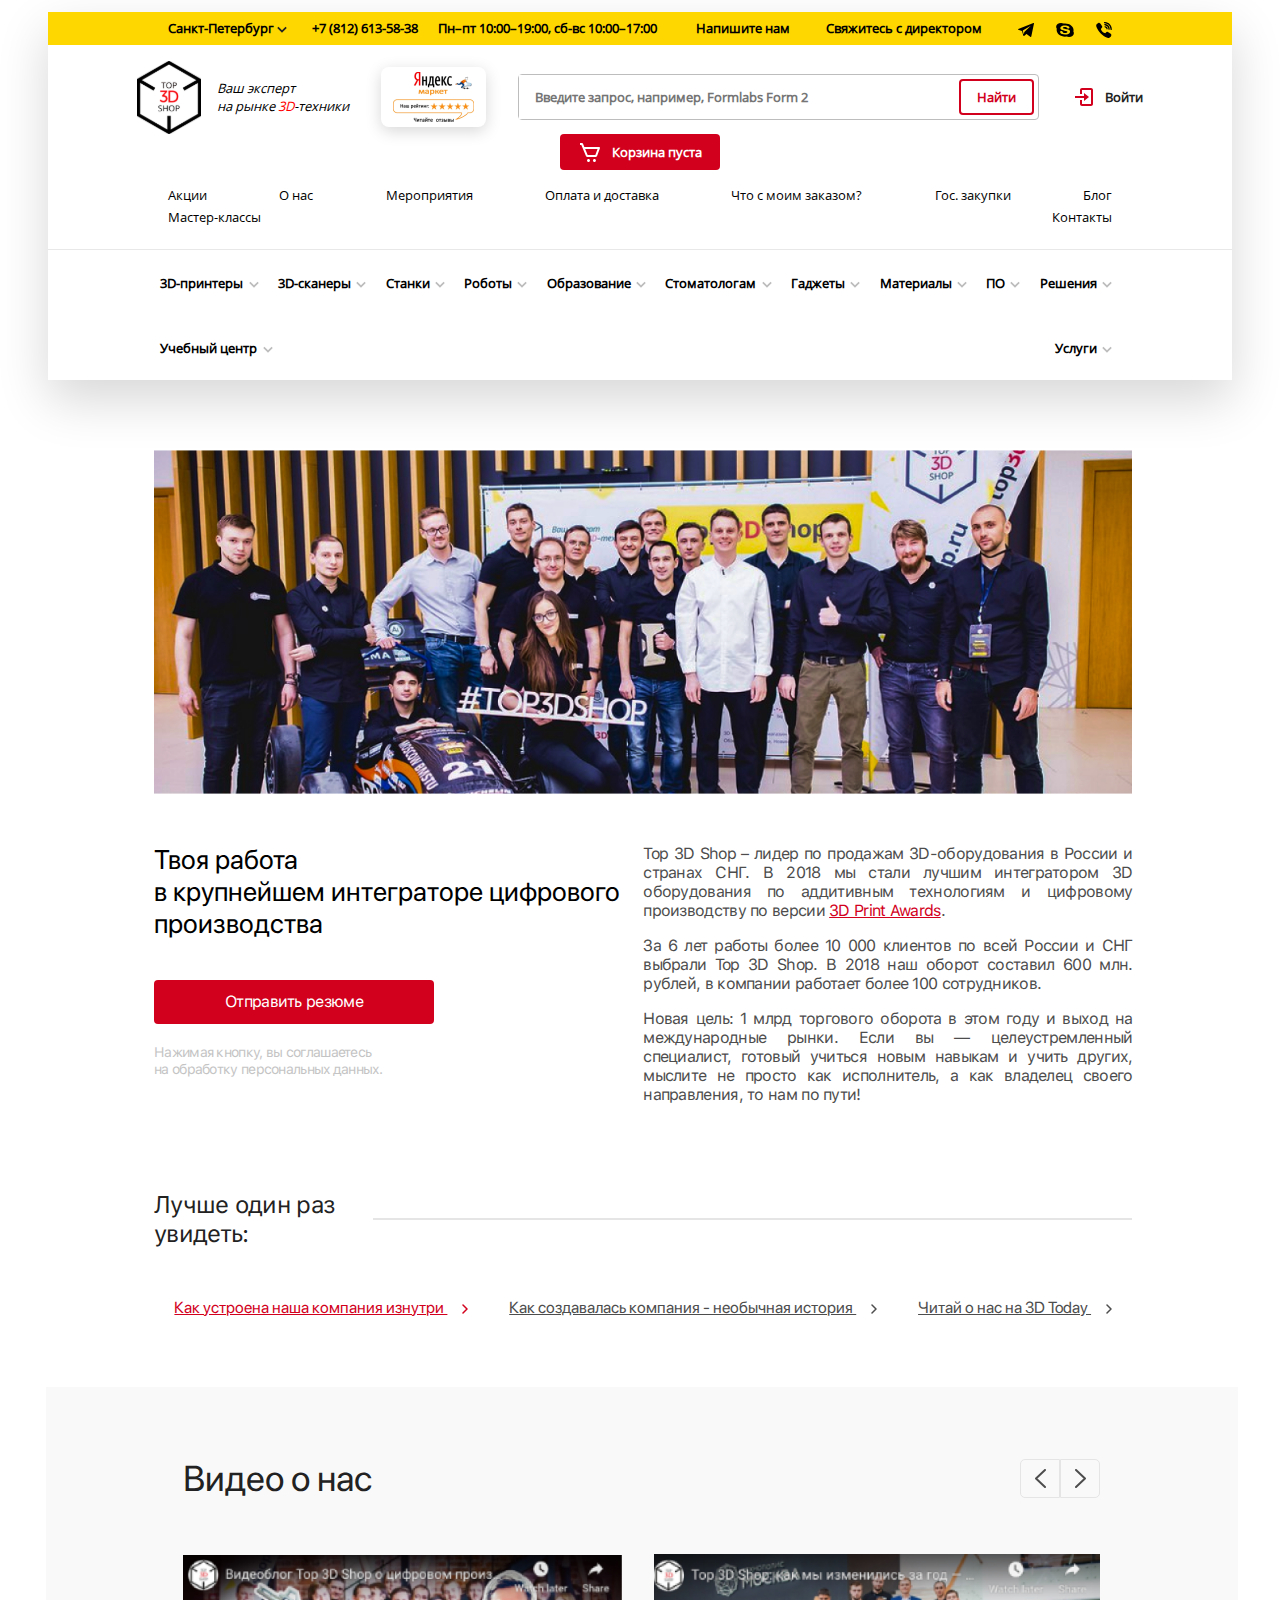
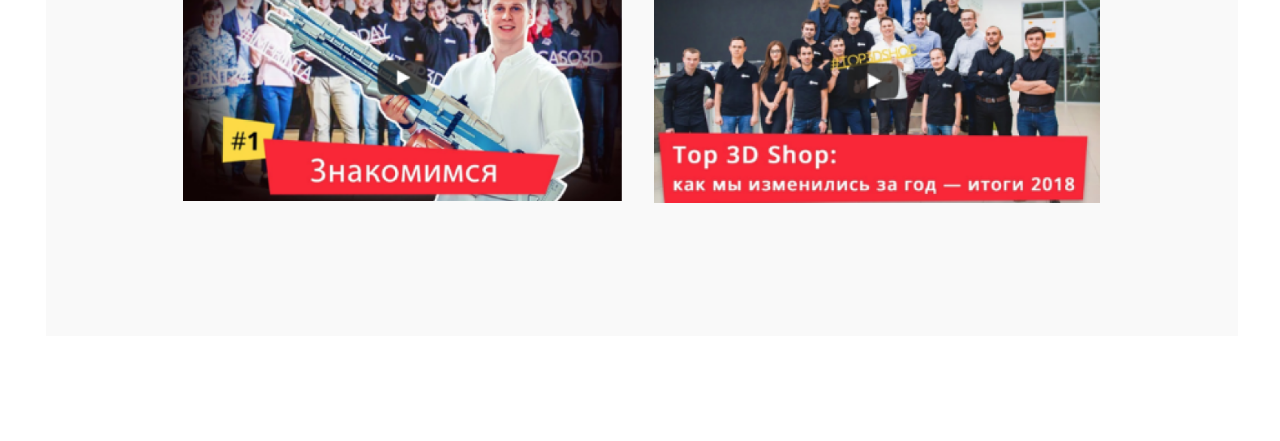
<file: index.html>
<!DOCTYPE html>
<html lang="ru">
<head>
    <meta charset="UTF-8">
    <meta name="viewport" content="width=device-width, initial-scale=1.0">
    <meta http-equiv="X-UA-Compatible" content="ie=edge">
    <title>top-3d-shop</title>
    <link rel="stylesheet" href="css/style.css">
</head>
<body>
    <div class="wrapper">
<header class="header">
    <div class="header__top flex">
        <div class="header__left flex">
            <div>
                <button class="header__down down">Санкт-Петербург <img src="/img/icons/arrow-down.svg" alt="arrow-down"></button>
                <ul class="header__cities cities">
                    <li>Город 1</li>
                    <li>Город 2</li>
                    <li>Город 3</li>
                </ul>
            </div>
            <div>
                <a href="tel:78126135838">+7 (812) 613-58-38</a>
            </div>
            <div>
                <span>Пн–пт 10:00–19:00,</span>
                <span>сб-вс 10:00–17:00</span>
            </div>
        </div>
        <div class="header__right flex">
            <div>
                <a href="#">Напишите нам</a>
            </div>
            <div>
                <a href="#">Свяжитесь с директором</a>
            </div>
            <div class="header__social">
                <a href="#">
                    <img src="/img/socials/telegram.svg" alt="telegram">
                </a>
                <a href="#">
                    <img src="/img/socials/skype.svg" alt="skype">
                </a>
                <a href="#">
                    <img src="/img/socials/call.svg" alt="call">
                </a>
            </div>
        </div>
    </div>
    <div class="header__body">
        <div class="header__main flex">
            <div class="header__logo flex">
                <a href="/">
                    <img src="/img/logo.svg" alt="logo">
                </a>
                <p>Ваш эксперт <br>на рынке <span>3D</span>-техники</p>
            </div>
            <div class="header__yandex">
                <img src="/img/yandex.png" alt="yandex">
            </div>
            <div class="header__search">
                <form>
                    <input type="text" name="q" placeholder="Введите запрос, например, Formlabs Form 2"> 
                    <button type="submit">Найти</button>
                </form>
            </div>
            <div class="header__auth">
                <button class="flex"><img src="/img/icons/exit.svg" alt="exit"> Войти</button>
            </div>
            <div class="header__cart">
                <button class="flex"><img src="/img/icons/cart.svg" alt="cart"> Корзина пуста</button>
            </div>
        </div>
        <div class="header__menu">
            <ul class="flex">
                <li><a href="#">Акции</a></li>
                <li><a href="#">О нас</a></li>
                <li><a href="#">Мероприятия</a></li>
                <li><a href="#">Оплата и доставка</a></li>
                <li><a href="#">Что с моим заказом?</a></li>
                <li><a href="#">Гос. закупки</a></li>
                <li><a href="#">Блог</a></li>
                <li><a href="#">Мастер-классы</a></li>
                <li><a href="#">Контакты</a></li>
            </ul>
        </div>
        <button type="button" class="btn-burger">
            <span></span>
            <span></span>
            <span></span>
        </button>
        <div class="mobile">
            <div><a href="#">Акции</a></div>
            <div><a href="#">О нас</a></div>
            <div><a href="#">Мероприятия</a></div>
            <div><a href="#">Оплата и доставка</a></div>
            <div><a href="#">Что с моим заказом?</a></div>
            <div><a href="#">Гос. закупки</a></div>
            <div><a href="#">Блог</a></div>
            <div><a href="#">Мастер-классы</a></div>
            <div><a href="#">Контакты</a></div>
        </div>
    </div>
    <div class="header__bottom">
        <ul class="flex">
            <li><a href="#">3D-принтеры</a></li>
            <li><a href="#">3D-сканеры</a></li>
            <li><a href="#">Станки</a></li>
            <li><a href="#">Роботы</a></li>
            <li><a href="#">Образование</a></li>
            <li><a href="#">Стоматологам</a></li>
            <li><a href="#">Гаджеты</a></li>
            <li><a href="#">Материалы</a></li>
            <li><a href="#">ПО</a></li>
            <li><a href="#">Решения</a></li>
            <li><a href="#">Учебный центр</a></li>
            <li><a href="#">Услуги</a></li>
        </ul>
    </div>
</header><div class="main flex">
	<div class="main__img">
    	<img src="/img/main.png" alt="main">
    </div>
    <div class="main__body">
        <div class="main__column">
        	<h1>Твоя работа <br>в крупнейшем интеграторе цифрового производства</h1>
        	<button class="flex">Отправить резюме</button>
        	<span>Нажимая кнопку, вы соглашаетесь на обработку персональных данных.</span>
        </div>
        <div class="main__column">
        	<p>Top 3D Shop – лидер по продажам 3D-оборудования в России и странах СНГ. В 2018 мы стали лучшим интегратором 3D оборудования по аддитивным технологиям и цифровому производству по версии <a href="#">3D Print Awards</a>.</p>
        	<p>За 6 лет работы более 10 000 клиентов по всей России и СНГ выбрали Top 3D Shop. В 2018 наш оборот составил 600 млн. рублей, в компании работает более 100 сотрудников.</p>
        	<p>Новая цель: 1 млрд торгового оборота в этом году и выход на международные рынки. Если вы — целеустремленный специалист, готовый учиться новым навыкам и учить других, мыслите не просто как исполнитель, а как владелец своего направления, то нам по пути!</p>
        </div>
    </div>
    <div class="main__bottom">
    	<div class="main__title">
    		<h2>Лучше один раз увидеть:</h2><hr>
    	</div>
    	<div class="main__links">
    		<a href="#">Как устроена наша компания изнутри <img src="/img/icons/Vector4.svg" alt="Vector"></a>
    		<a href="#">Как создавалась компания - необычная история <img src="/img/icons/Vector3.svg" alt="Vector"></a>
    		<a href="#">Читай о нас на 3D Today <img src="/img/icons/Vector3.svg" alt="Vector"></a>
    	</div>
    </div>
</div><footer class="footer">
	<div class="footer__body">
		<div class="footer__title">
			<h3>Видео о нас</h3>
			<div class="footer__btn">
				<button>
					<img src="/img/icons/left.svg" alt="left">
				</button>
				<button>
					<img src="/img/icons/right.svg" alt="right">
				</button>
			</div>
		</div>
		<div class="footer__images">
			<div class="footer__img">
				<img src="/img/movie1.png" alt="movie">
			</div>
			<div class="footer__img">
				<img src="/img/movie2.png" alt="movie">
			</div>
	    </div>
    </div>
</footer>    </div>
    <script src="/js/main.js"></script>
</body>
</html>
</file>
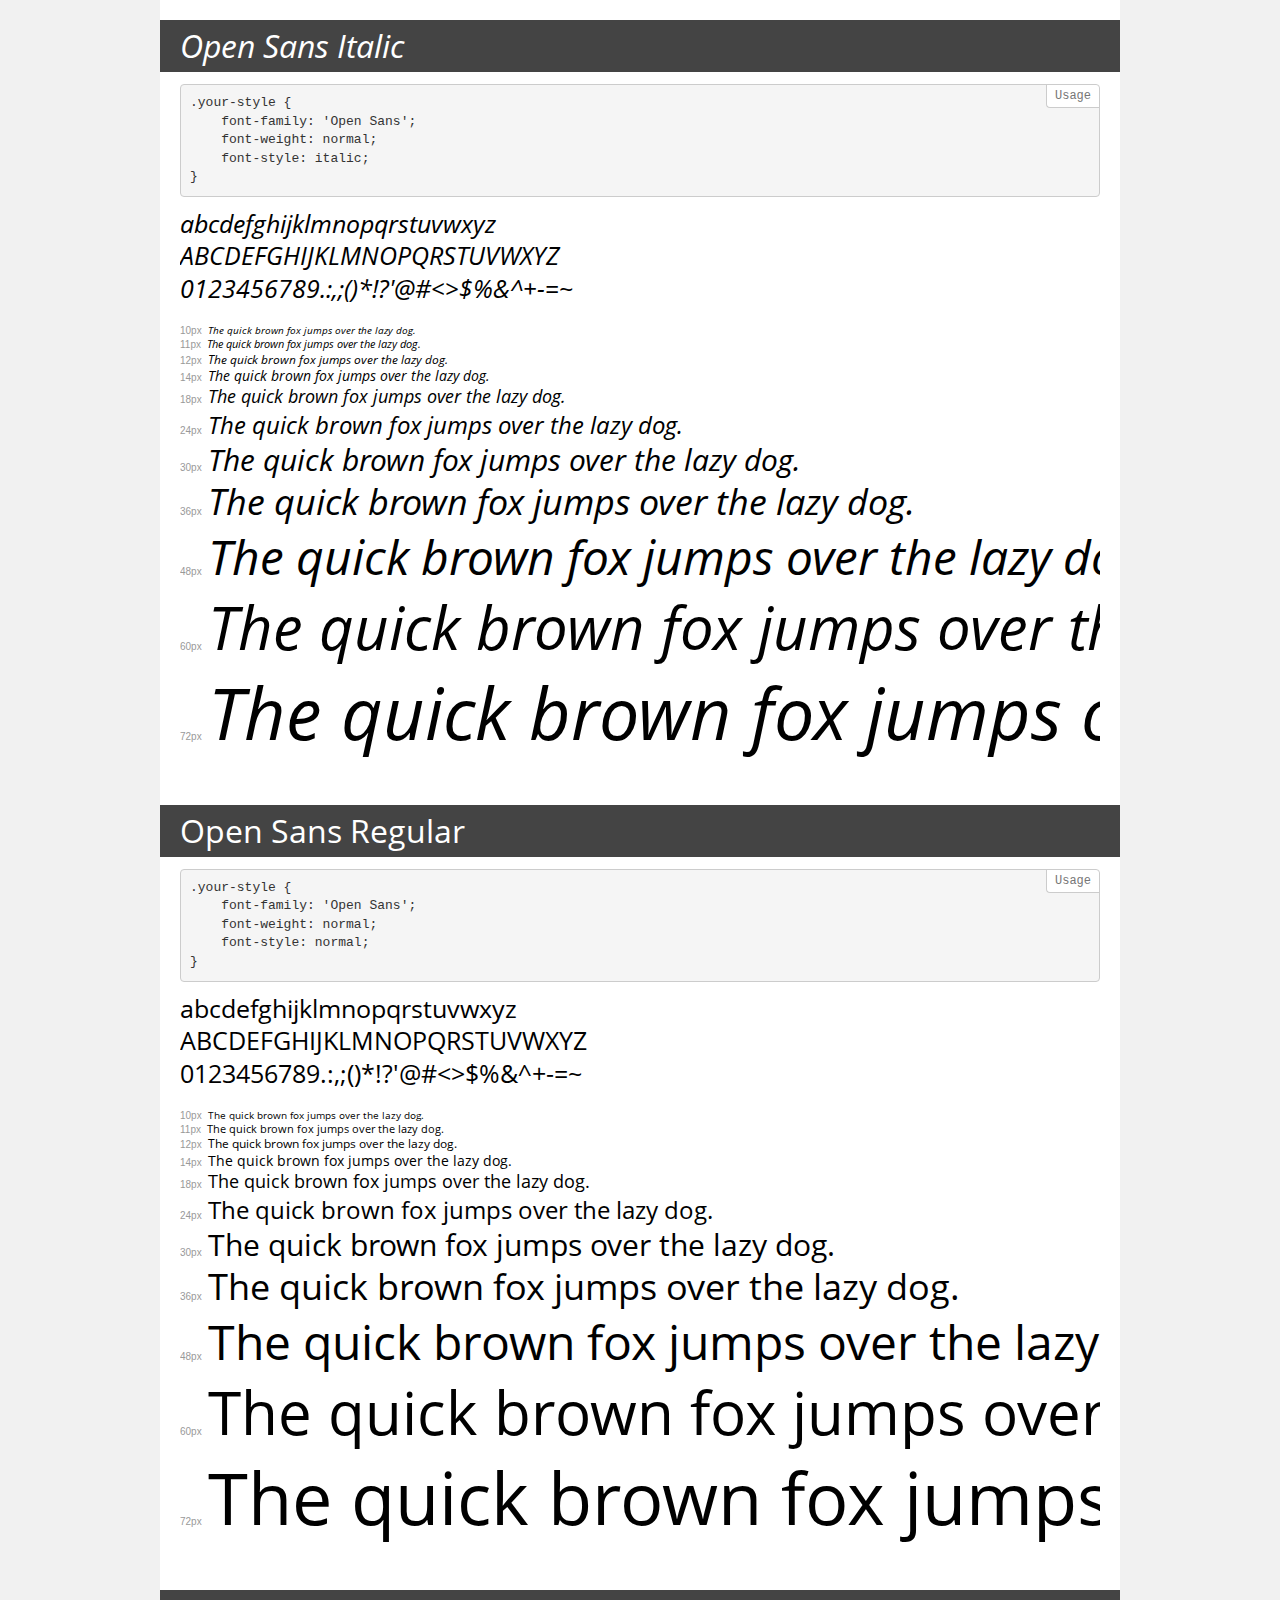
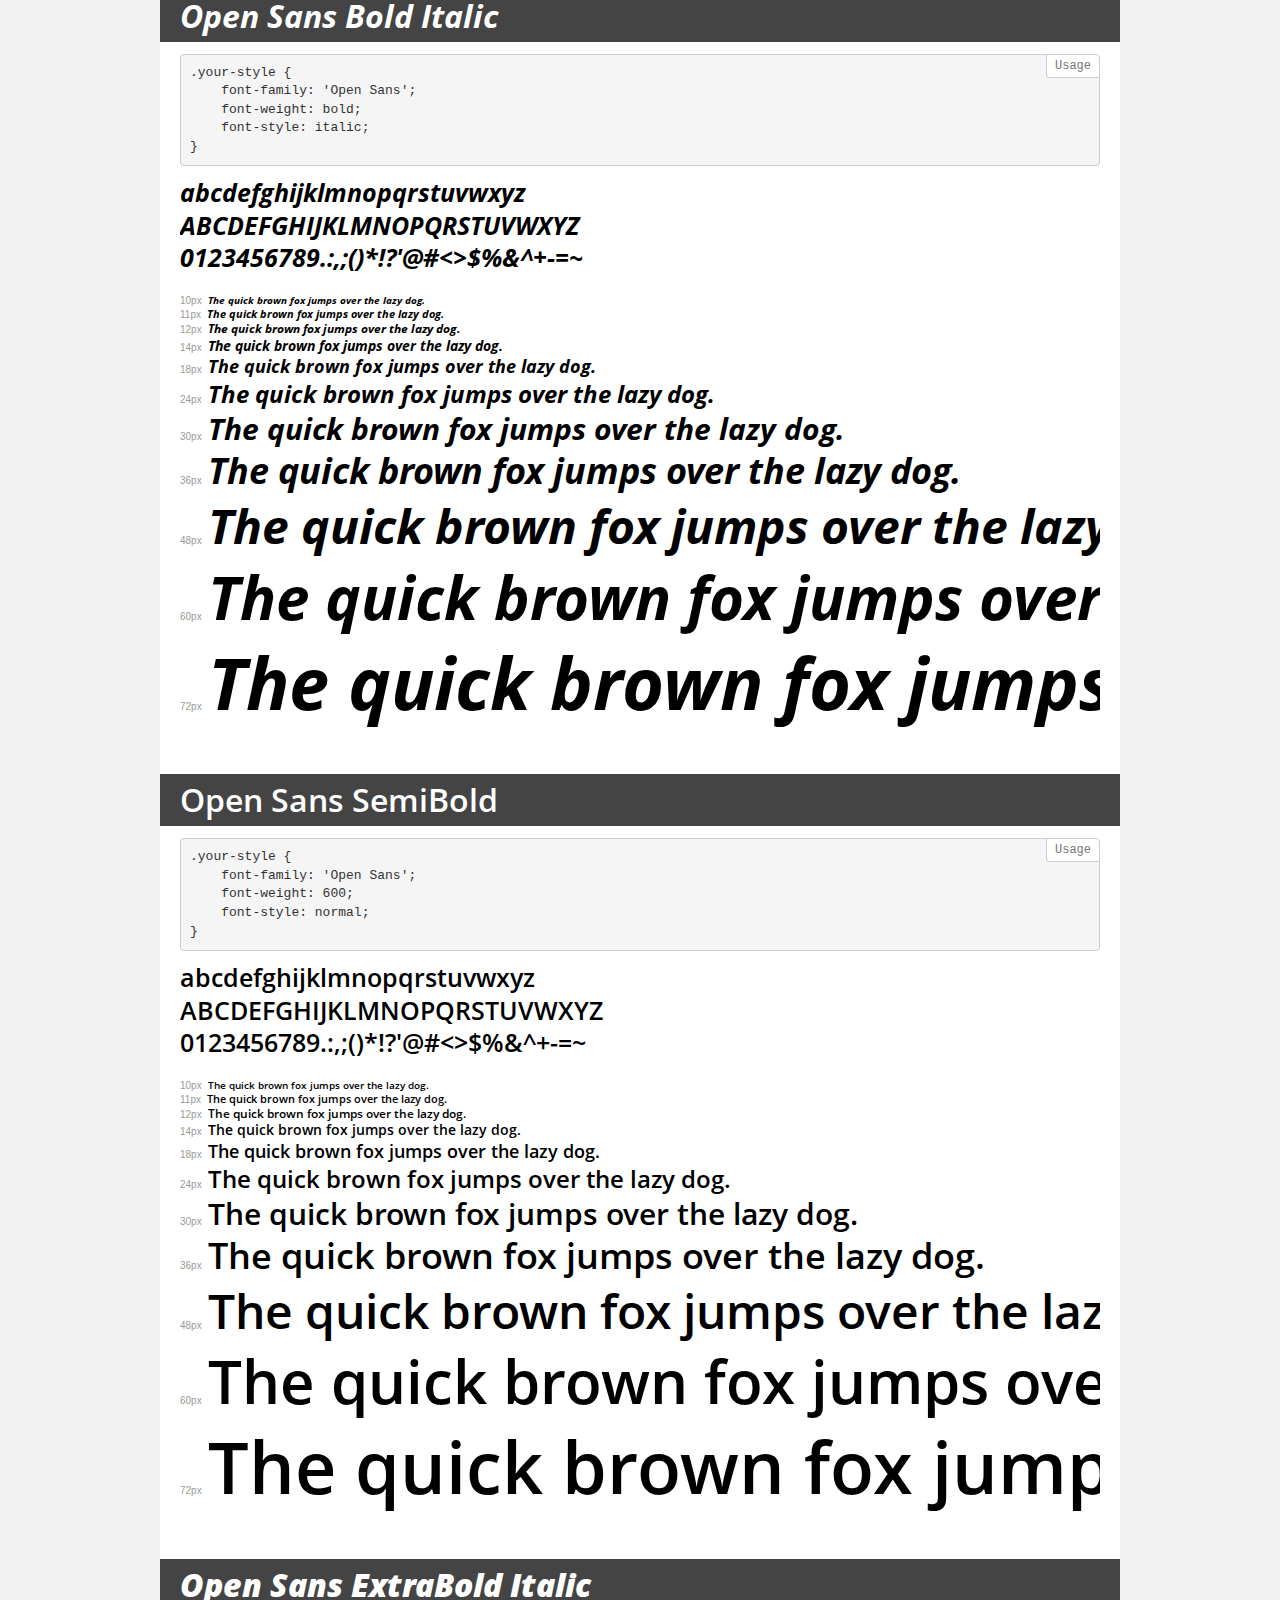
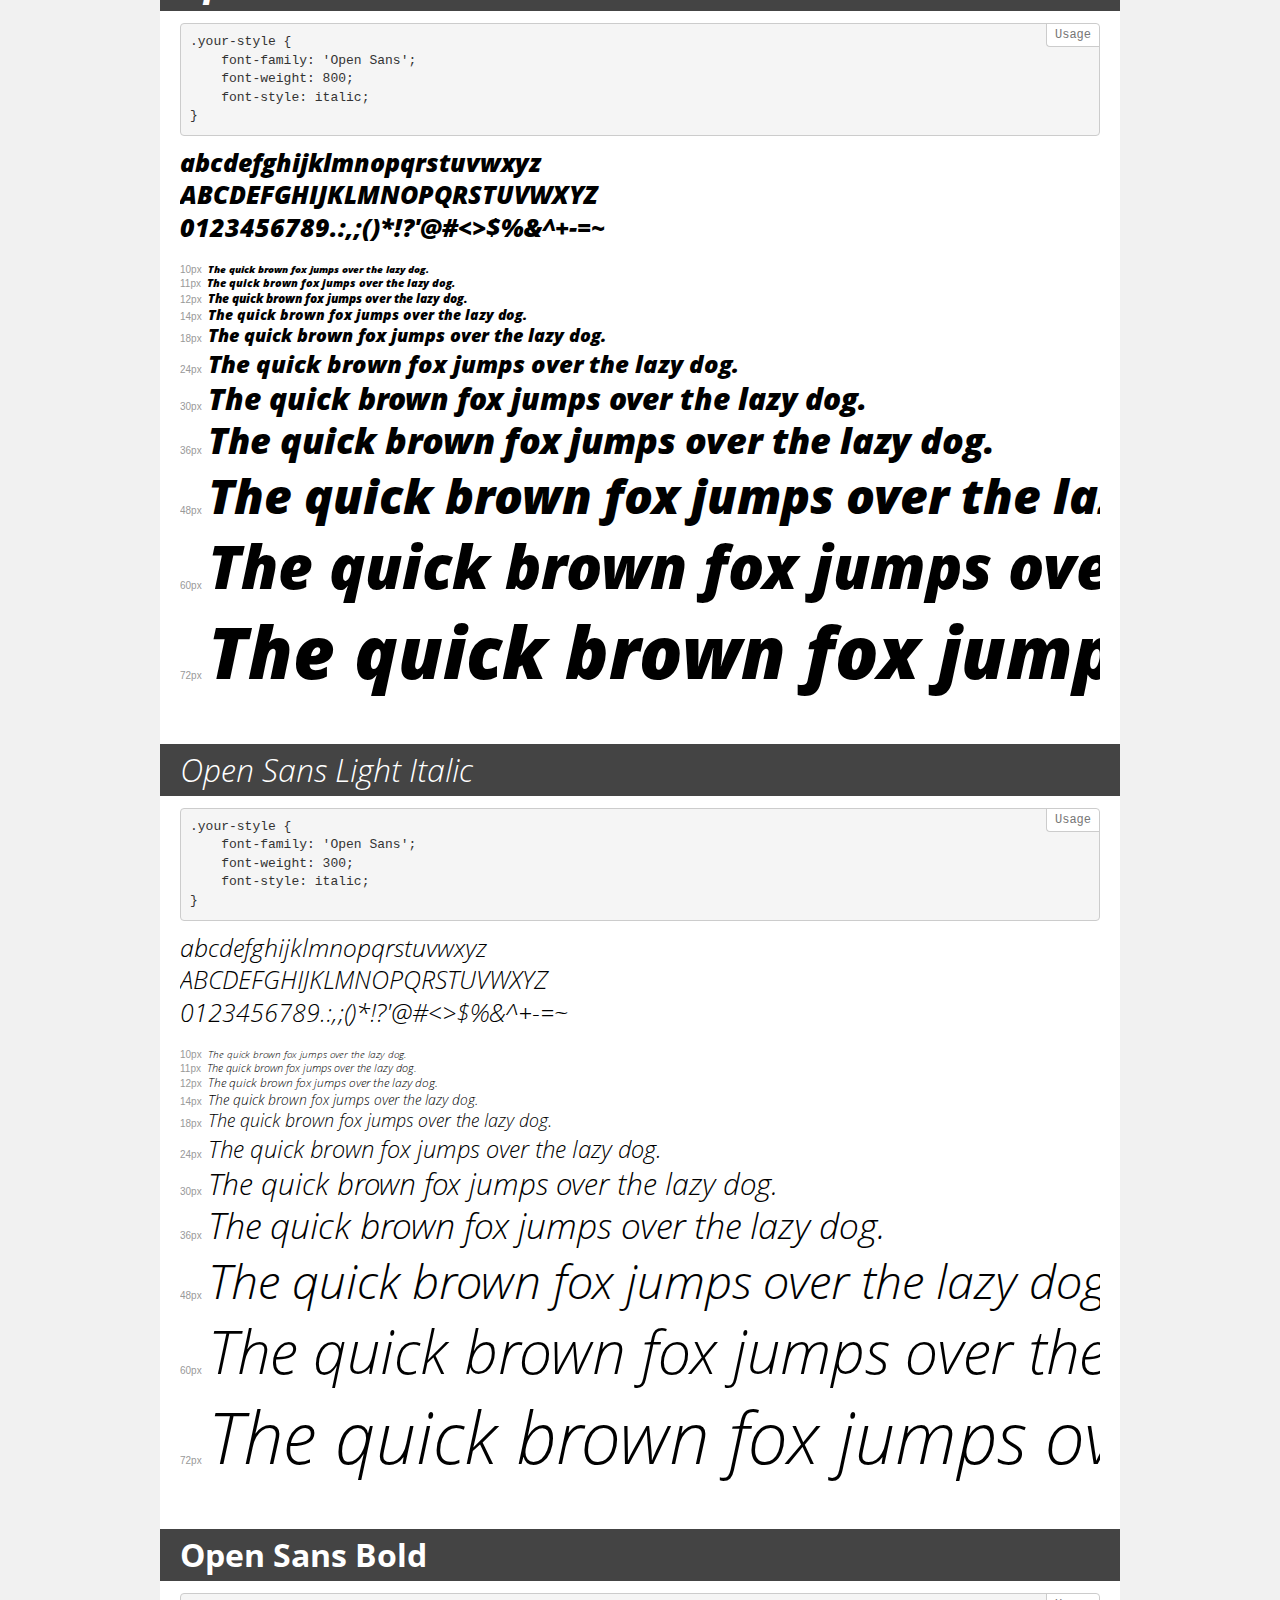
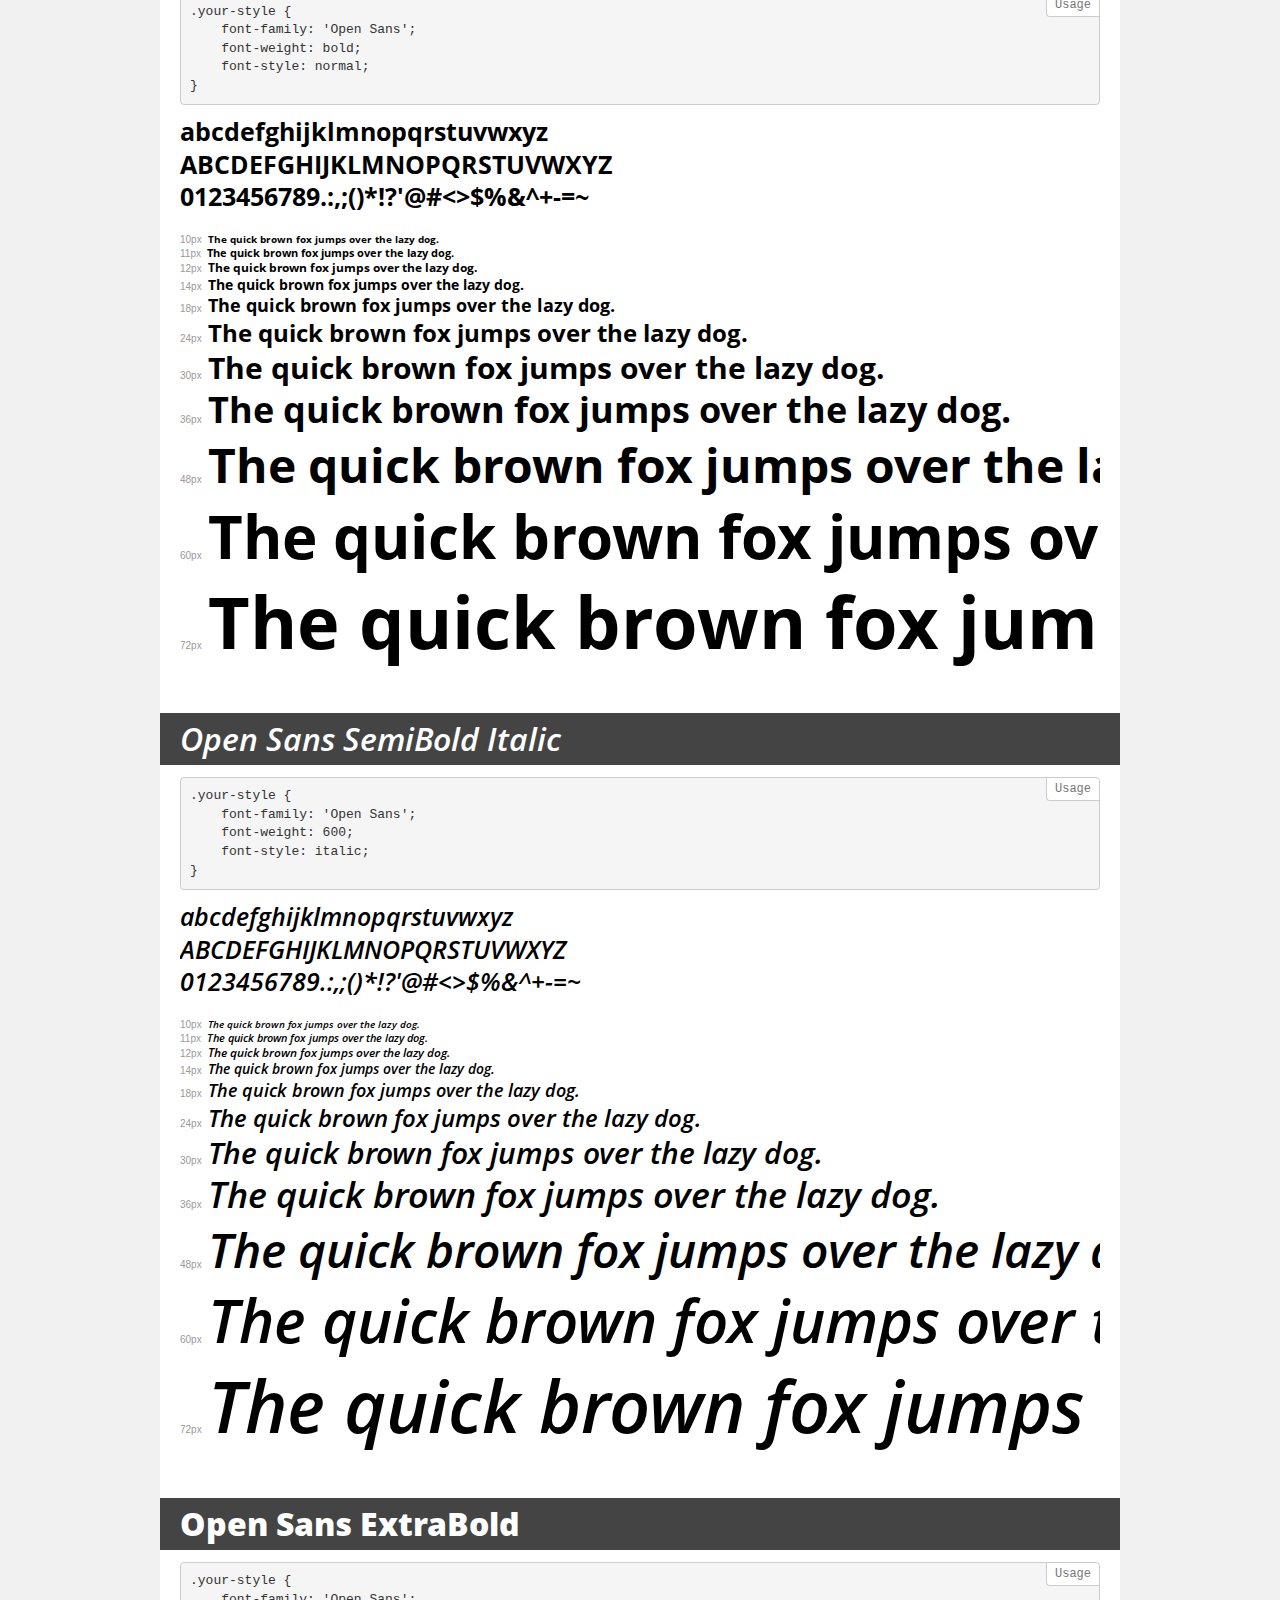
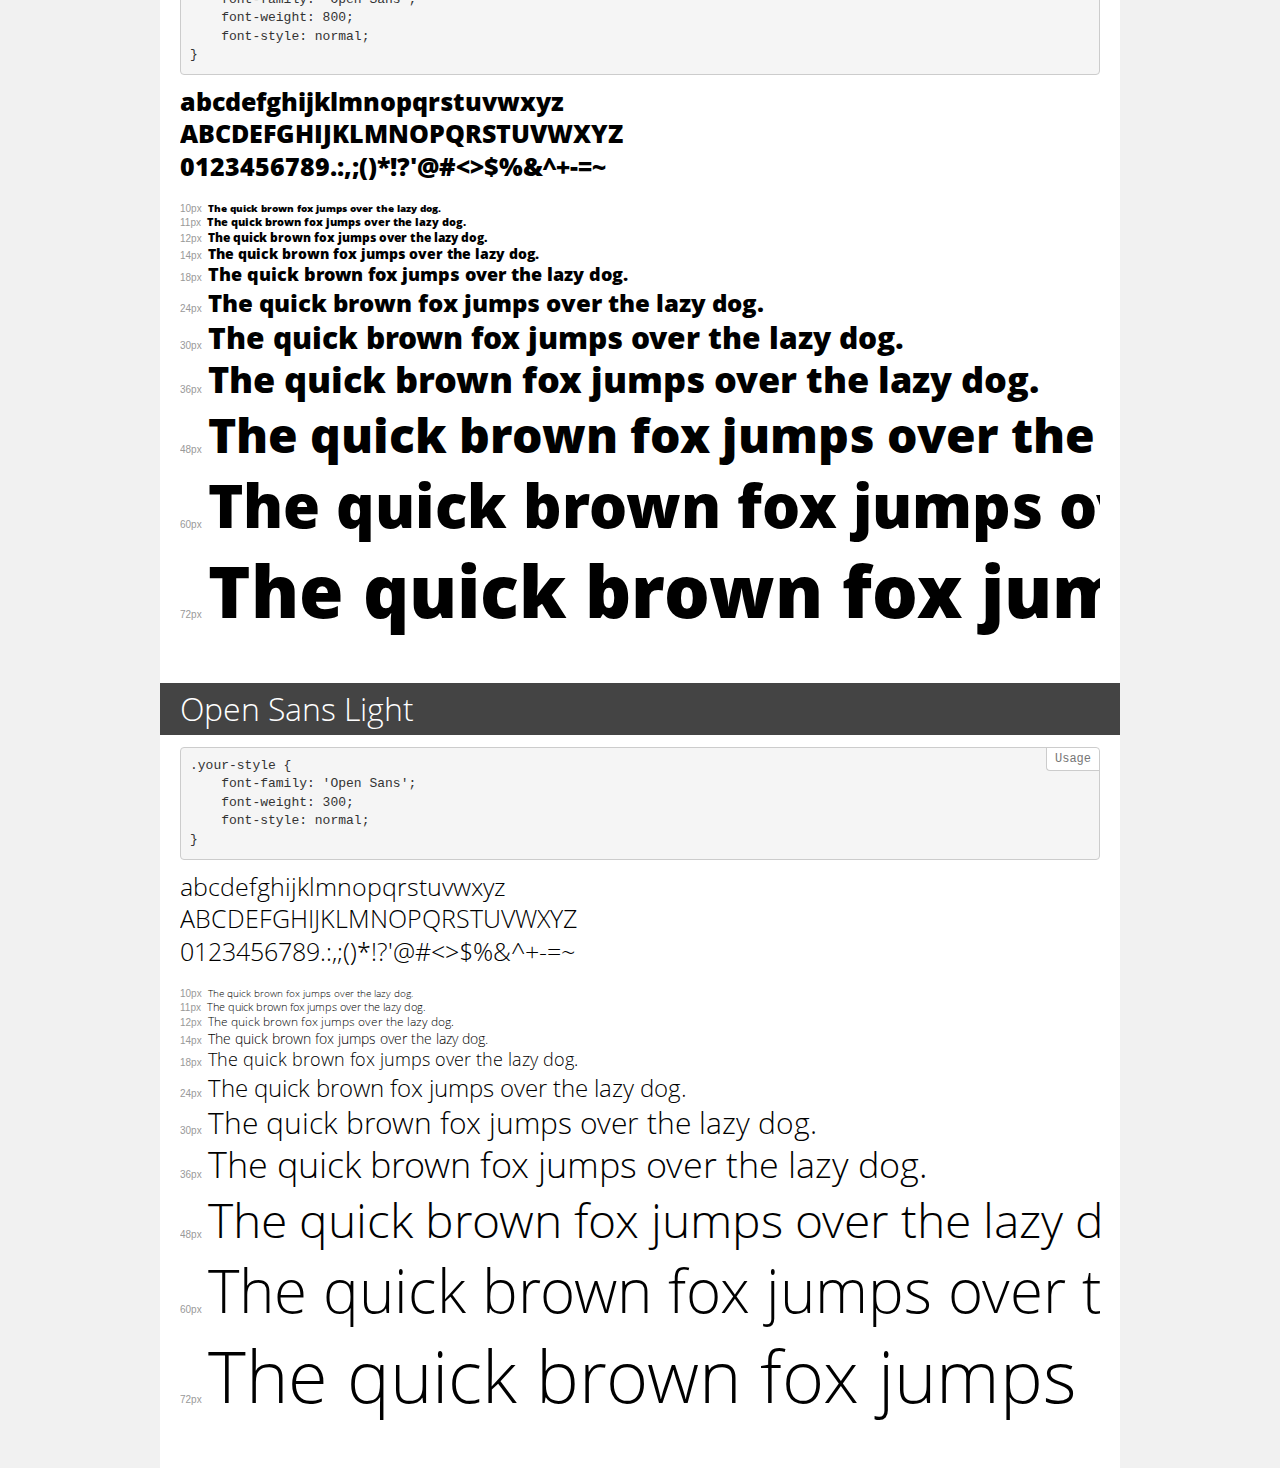
<file: fonts/OpenSans/demo.html>
<!DOCTYPE html>
<html>
<head>
    <meta charset="utf-8">
    <meta http-equiv="X-UA-Compatible" content="IE=edge">
    <meta name="viewport" content="width=device-width, initial-scale=1">
    <meta name="robots" content="noindex, noarchive">
    <meta name="format-detection" content="telephone=no">
    <title>Transfonter demo</title>
    <link href="stylesheet.css" rel="stylesheet">
    <style>
        /*
        http://meyerweb.com/eric/tools/css/reset/
        v2.0 | 20110126
        License: none (public domain)
        */
        html, body, div, span, applet, object, iframe,
        h1, h2, h3, h4, h5, h6, p, blockquote, pre,
        a, abbr, acronym, address, big, cite, code,
        del, dfn, em, img, ins, kbd, q, s, samp,
        small, strike, strong, sub, sup, tt, var,
        b, u, i, center,
        dl, dt, dd, ol, ul, li,
        fieldset, form, label, legend,
        table, caption, tbody, tfoot, thead, tr, th, td,
        article, aside, canvas, details, embed,
        figure, figcaption, footer, header, hgroup,
        menu, nav, output, ruby, section, summary,
        time, mark, audio, video {
            margin: 0;
            padding: 0;
            border: 0;
            font-size: 100%;
            font: inherit;
            vertical-align: baseline;
        }
        /* HTML5 display-role reset for older browsers */
        article, aside, details, figcaption, figure,
        footer, header, hgroup, menu, nav, section {
            display: block;
        }
        body {
            line-height: 1;
        }
        ol, ul {
            list-style: none;
        }
        blockquote, q {
            quotes: none;
        }
        blockquote:before, blockquote:after,
        q:before, q:after {
            content: '';
            content: none;
        }
        table {
            border-collapse: collapse;
            border-spacing: 0;
        }
        /* common styles */
        body {
            background: #f1f1f1;
            color: #000;
        }
        .page {
            background: #fff;
            width: 920px;
            margin: 0 auto;
            padding: 20px 20px 0 20px;
            overflow: hidden;
        }
        .font-container {
            overflow-x: auto;
            overflow-y: hidden;
            margin-bottom: 40px;
            line-height: 1.3;
            white-space: nowrap;
            padding-bottom: 5px;
        }
        h1 {
            position: relative;
            background: #444;
            font-size: 32px;
            color: #fff;
            padding: 10px 20px;
            margin: 0 -20px 12px -20px;
        }
        .letters {
            font-size: 25px;
            margin-bottom: 20px;
        }
        .s10:before {
            content: '10px';
        }
        .s11:before {
            content: '11px';
        }
        .s12:before {
            content: '12px';
        }
        .s14:before {
            content: '14px';
        }
        .s18:before {
            content: '18px';
        }
        .s24:before {
            content: '24px';
        }
        .s30:before {
            content: '30px';
        }
        .s36:before {
            content: '36px';
        }
        .s48:before {
            content: '48px';
        }
        .s60:before {
            content: '60px';
        }
        .s72:before {
            content: '72px';
        }
        .s10:before, .s11:before, .s12:before, .s14:before,
        .s18:before, .s24:before, .s30:before, .s36:before,
        .s48:before, .s60:before, .s72:before {
            font-family: Arial, sans-serif;
            font-size: 10px;
            font-weight: normal;
            font-style: normal;
            color: #999;
            padding-right: 6px;
        }
        pre {
            display: block;
            position: relative;
            padding: 9px;
            margin: 0 0 10px;
            font-family: Monaco, Menlo, Consolas, "Courier New", monospace !important;
            font-size: 13px;
            line-height: 1.428571429;
            color: #333;
            font-weight: normal !important;
            font-style: normal !important;
            background-color: #f5f5f5;
            border: 1px solid #ccc;
            overflow-x: auto;
            border-radius: 4px;
        }
        pre:after {
            display: block;
            position: absolute;
            right: 0;
            top: 0;
            content: 'Usage';
            line-height: 1;
            padding: 5px 8px;
            font-size: 12px;
            color: #767676;
            background-color: #fff;
            border: 1px solid #ccc;
            border-right: none;
            border-top: none;
            border-radius: 0 4px 0 4px;
            z-index: 10;
        }
        /* responsive */
        @media (max-width: 959px) {
            .page {
                width: auto;
                margin: 0;
            }
        }
    </style>
</head>
<body>
<div class="page">
    <div class="demo" style="font-family: 'Open Sans'; font-weight: normal; font-style: italic;">
        <h1>Open Sans Italic</h1>
        <pre>.your-style {
    font-family: 'Open Sans';
    font-weight: normal;
    font-style: italic;
}</pre>
        <div class="font-container">
            <p class="letters">
                abcdefghijklmnopqrstuvwxyz<br>
ABCDEFGHIJKLMNOPQRSTUVWXYZ<br>
                0123456789.:,;()*!?'@#<>$%&^+-=~
            </p>
            <p class="s10" style="font-size: 10px;">The quick brown fox jumps over the lazy dog.</p>
            <p class="s11" style="font-size: 11px;">The quick brown fox jumps over the lazy dog.</p>
            <p class="s12" style="font-size: 12px;">The quick brown fox jumps over the lazy dog.</p>
            <p class="s14" style="font-size: 14px;">The quick brown fox jumps over the lazy dog.</p>
            <p class="s18" style="font-size: 18px;">The quick brown fox jumps over the lazy dog.</p>
            <p class="s24" style="font-size: 24px;">The quick brown fox jumps over the lazy dog.</p>
            <p class="s30" style="font-size: 30px;">The quick brown fox jumps over the lazy dog.</p>
            <p class="s36" style="font-size: 36px;">The quick brown fox jumps over the lazy dog.</p>
            <p class="s48" style="font-size: 48px;">The quick brown fox jumps over the lazy dog.</p>
            <p class="s60" style="font-size: 60px;">The quick brown fox jumps over the lazy dog.</p>
            <p class="s72" style="font-size: 72px;">The quick brown fox jumps over the lazy dog.</p>
        </div>
    </div>
    <div class="demo" style="font-family: 'Open Sans'; font-weight: normal; font-style: normal;">
        <h1>Open Sans Regular</h1>
        <pre>.your-style {
    font-family: 'Open Sans';
    font-weight: normal;
    font-style: normal;
}</pre>
        <div class="font-container">
            <p class="letters">
                abcdefghijklmnopqrstuvwxyz<br>
ABCDEFGHIJKLMNOPQRSTUVWXYZ<br>
                0123456789.:,;()*!?'@#<>$%&^+-=~
            </p>
            <p class="s10" style="font-size: 10px;">The quick brown fox jumps over the lazy dog.</p>
            <p class="s11" style="font-size: 11px;">The quick brown fox jumps over the lazy dog.</p>
            <p class="s12" style="font-size: 12px;">The quick brown fox jumps over the lazy dog.</p>
            <p class="s14" style="font-size: 14px;">The quick brown fox jumps over the lazy dog.</p>
            <p class="s18" style="font-size: 18px;">The quick brown fox jumps over the lazy dog.</p>
            <p class="s24" style="font-size: 24px;">The quick brown fox jumps over the lazy dog.</p>
            <p class="s30" style="font-size: 30px;">The quick brown fox jumps over the lazy dog.</p>
            <p class="s36" style="font-size: 36px;">The quick brown fox jumps over the lazy dog.</p>
            <p class="s48" style="font-size: 48px;">The quick brown fox jumps over the lazy dog.</p>
            <p class="s60" style="font-size: 60px;">The quick brown fox jumps over the lazy dog.</p>
            <p class="s72" style="font-size: 72px;">The quick brown fox jumps over the lazy dog.</p>
        </div>
    </div>
    <div class="demo" style="font-family: 'Open Sans'; font-weight: bold; font-style: italic;">
        <h1>Open Sans Bold Italic</h1>
        <pre>.your-style {
    font-family: 'Open Sans';
    font-weight: bold;
    font-style: italic;
}</pre>
        <div class="font-container">
            <p class="letters">
                abcdefghijklmnopqrstuvwxyz<br>
ABCDEFGHIJKLMNOPQRSTUVWXYZ<br>
                0123456789.:,;()*!?'@#<>$%&^+-=~
            </p>
            <p class="s10" style="font-size: 10px;">The quick brown fox jumps over the lazy dog.</p>
            <p class="s11" style="font-size: 11px;">The quick brown fox jumps over the lazy dog.</p>
            <p class="s12" style="font-size: 12px;">The quick brown fox jumps over the lazy dog.</p>
            <p class="s14" style="font-size: 14px;">The quick brown fox jumps over the lazy dog.</p>
            <p class="s18" style="font-size: 18px;">The quick brown fox jumps over the lazy dog.</p>
            <p class="s24" style="font-size: 24px;">The quick brown fox jumps over the lazy dog.</p>
            <p class="s30" style="font-size: 30px;">The quick brown fox jumps over the lazy dog.</p>
            <p class="s36" style="font-size: 36px;">The quick brown fox jumps over the lazy dog.</p>
            <p class="s48" style="font-size: 48px;">The quick brown fox jumps over the lazy dog.</p>
            <p class="s60" style="font-size: 60px;">The quick brown fox jumps over the lazy dog.</p>
            <p class="s72" style="font-size: 72px;">The quick brown fox jumps over the lazy dog.</p>
        </div>
    </div>
    <div class="demo" style="font-family: 'Open Sans'; font-weight: 600; font-style: normal;">
        <h1>Open Sans SemiBold</h1>
        <pre>.your-style {
    font-family: 'Open Sans';
    font-weight: 600;
    font-style: normal;
}</pre>
        <div class="font-container">
            <p class="letters">
                abcdefghijklmnopqrstuvwxyz<br>
ABCDEFGHIJKLMNOPQRSTUVWXYZ<br>
                0123456789.:,;()*!?'@#<>$%&^+-=~
            </p>
            <p class="s10" style="font-size: 10px;">The quick brown fox jumps over the lazy dog.</p>
            <p class="s11" style="font-size: 11px;">The quick brown fox jumps over the lazy dog.</p>
            <p class="s12" style="font-size: 12px;">The quick brown fox jumps over the lazy dog.</p>
            <p class="s14" style="font-size: 14px;">The quick brown fox jumps over the lazy dog.</p>
            <p class="s18" style="font-size: 18px;">The quick brown fox jumps over the lazy dog.</p>
            <p class="s24" style="font-size: 24px;">The quick brown fox jumps over the lazy dog.</p>
            <p class="s30" style="font-size: 30px;">The quick brown fox jumps over the lazy dog.</p>
            <p class="s36" style="font-size: 36px;">The quick brown fox jumps over the lazy dog.</p>
            <p class="s48" style="font-size: 48px;">The quick brown fox jumps over the lazy dog.</p>
            <p class="s60" style="font-size: 60px;">The quick brown fox jumps over the lazy dog.</p>
            <p class="s72" style="font-size: 72px;">The quick brown fox jumps over the lazy dog.</p>
        </div>
    </div>
    <div class="demo" style="font-family: 'Open Sans'; font-weight: 800; font-style: italic;">
        <h1>Open Sans ExtraBold Italic</h1>
        <pre>.your-style {
    font-family: 'Open Sans';
    font-weight: 800;
    font-style: italic;
}</pre>
        <div class="font-container">
            <p class="letters">
                abcdefghijklmnopqrstuvwxyz<br>
ABCDEFGHIJKLMNOPQRSTUVWXYZ<br>
                0123456789.:,;()*!?'@#<>$%&^+-=~
            </p>
            <p class="s10" style="font-size: 10px;">The quick brown fox jumps over the lazy dog.</p>
            <p class="s11" style="font-size: 11px;">The quick brown fox jumps over the lazy dog.</p>
            <p class="s12" style="font-size: 12px;">The quick brown fox jumps over the lazy dog.</p>
            <p class="s14" style="font-size: 14px;">The quick brown fox jumps over the lazy dog.</p>
            <p class="s18" style="font-size: 18px;">The quick brown fox jumps over the lazy dog.</p>
            <p class="s24" style="font-size: 24px;">The quick brown fox jumps over the lazy dog.</p>
            <p class="s30" style="font-size: 30px;">The quick brown fox jumps over the lazy dog.</p>
            <p class="s36" style="font-size: 36px;">The quick brown fox jumps over the lazy dog.</p>
            <p class="s48" style="font-size: 48px;">The quick brown fox jumps over the lazy dog.</p>
            <p class="s60" style="font-size: 60px;">The quick brown fox jumps over the lazy dog.</p>
            <p class="s72" style="font-size: 72px;">The quick brown fox jumps over the lazy dog.</p>
        </div>
    </div>
    <div class="demo" style="font-family: 'Open Sans'; font-weight: 300; font-style: italic;">
        <h1>Open Sans Light Italic</h1>
        <pre>.your-style {
    font-family: 'Open Sans';
    font-weight: 300;
    font-style: italic;
}</pre>
        <div class="font-container">
            <p class="letters">
                abcdefghijklmnopqrstuvwxyz<br>
ABCDEFGHIJKLMNOPQRSTUVWXYZ<br>
                0123456789.:,;()*!?'@#<>$%&^+-=~
            </p>
            <p class="s10" style="font-size: 10px;">The quick brown fox jumps over the lazy dog.</p>
            <p class="s11" style="font-size: 11px;">The quick brown fox jumps over the lazy dog.</p>
            <p class="s12" style="font-size: 12px;">The quick brown fox jumps over the lazy dog.</p>
            <p class="s14" style="font-size: 14px;">The quick brown fox jumps over the lazy dog.</p>
            <p class="s18" style="font-size: 18px;">The quick brown fox jumps over the lazy dog.</p>
            <p class="s24" style="font-size: 24px;">The quick brown fox jumps over the lazy dog.</p>
            <p class="s30" style="font-size: 30px;">The quick brown fox jumps over the lazy dog.</p>
            <p class="s36" style="font-size: 36px;">The quick brown fox jumps over the lazy dog.</p>
            <p class="s48" style="font-size: 48px;">The quick brown fox jumps over the lazy dog.</p>
            <p class="s60" style="font-size: 60px;">The quick brown fox jumps over the lazy dog.</p>
            <p class="s72" style="font-size: 72px;">The quick brown fox jumps over the lazy dog.</p>
        </div>
    </div>
    <div class="demo" style="font-family: 'Open Sans'; font-weight: bold; font-style: normal;">
        <h1>Open Sans Bold</h1>
        <pre>.your-style {
    font-family: 'Open Sans';
    font-weight: bold;
    font-style: normal;
}</pre>
        <div class="font-container">
            <p class="letters">
                abcdefghijklmnopqrstuvwxyz<br>
ABCDEFGHIJKLMNOPQRSTUVWXYZ<br>
                0123456789.:,;()*!?'@#<>$%&^+-=~
            </p>
            <p class="s10" style="font-size: 10px;">The quick brown fox jumps over the lazy dog.</p>
            <p class="s11" style="font-size: 11px;">The quick brown fox jumps over the lazy dog.</p>
            <p class="s12" style="font-size: 12px;">The quick brown fox jumps over the lazy dog.</p>
            <p class="s14" style="font-size: 14px;">The quick brown fox jumps over the lazy dog.</p>
            <p class="s18" style="font-size: 18px;">The quick brown fox jumps over the lazy dog.</p>
            <p class="s24" style="font-size: 24px;">The quick brown fox jumps over the lazy dog.</p>
            <p class="s30" style="font-size: 30px;">The quick brown fox jumps over the lazy dog.</p>
            <p class="s36" style="font-size: 36px;">The quick brown fox jumps over the lazy dog.</p>
            <p class="s48" style="font-size: 48px;">The quick brown fox jumps over the lazy dog.</p>
            <p class="s60" style="font-size: 60px;">The quick brown fox jumps over the lazy dog.</p>
            <p class="s72" style="font-size: 72px;">The quick brown fox jumps over the lazy dog.</p>
        </div>
    </div>
    <div class="demo" style="font-family: 'Open Sans'; font-weight: 600; font-style: italic;">
        <h1>Open Sans SemiBold Italic</h1>
        <pre>.your-style {
    font-family: 'Open Sans';
    font-weight: 600;
    font-style: italic;
}</pre>
        <div class="font-container">
            <p class="letters">
                abcdefghijklmnopqrstuvwxyz<br>
ABCDEFGHIJKLMNOPQRSTUVWXYZ<br>
                0123456789.:,;()*!?'@#<>$%&^+-=~
            </p>
            <p class="s10" style="font-size: 10px;">The quick brown fox jumps over the lazy dog.</p>
            <p class="s11" style="font-size: 11px;">The quick brown fox jumps over the lazy dog.</p>
            <p class="s12" style="font-size: 12px;">The quick brown fox jumps over the lazy dog.</p>
            <p class="s14" style="font-size: 14px;">The quick brown fox jumps over the lazy dog.</p>
            <p class="s18" style="font-size: 18px;">The quick brown fox jumps over the lazy dog.</p>
            <p class="s24" style="font-size: 24px;">The quick brown fox jumps over the lazy dog.</p>
            <p class="s30" style="font-size: 30px;">The quick brown fox jumps over the lazy dog.</p>
            <p class="s36" style="font-size: 36px;">The quick brown fox jumps over the lazy dog.</p>
            <p class="s48" style="font-size: 48px;">The quick brown fox jumps over the lazy dog.</p>
            <p class="s60" style="font-size: 60px;">The quick brown fox jumps over the lazy dog.</p>
            <p class="s72" style="font-size: 72px;">The quick brown fox jumps over the lazy dog.</p>
        </div>
    </div>
    <div class="demo" style="font-family: 'Open Sans'; font-weight: 800; font-style: normal;">
        <h1>Open Sans ExtraBold</h1>
        <pre>.your-style {
    font-family: 'Open Sans';
    font-weight: 800;
    font-style: normal;
}</pre>
        <div class="font-container">
            <p class="letters">
                abcdefghijklmnopqrstuvwxyz<br>
ABCDEFGHIJKLMNOPQRSTUVWXYZ<br>
                0123456789.:,;()*!?'@#<>$%&^+-=~
            </p>
            <p class="s10" style="font-size: 10px;">The quick brown fox jumps over the lazy dog.</p>
            <p class="s11" style="font-size: 11px;">The quick brown fox jumps over the lazy dog.</p>
            <p class="s12" style="font-size: 12px;">The quick brown fox jumps over the lazy dog.</p>
            <p class="s14" style="font-size: 14px;">The quick brown fox jumps over the lazy dog.</p>
            <p class="s18" style="font-size: 18px;">The quick brown fox jumps over the lazy dog.</p>
            <p class="s24" style="font-size: 24px;">The quick brown fox jumps over the lazy dog.</p>
            <p class="s30" style="font-size: 30px;">The quick brown fox jumps over the lazy dog.</p>
            <p class="s36" style="font-size: 36px;">The quick brown fox jumps over the lazy dog.</p>
            <p class="s48" style="font-size: 48px;">The quick brown fox jumps over the lazy dog.</p>
            <p class="s60" style="font-size: 60px;">The quick brown fox jumps over the lazy dog.</p>
            <p class="s72" style="font-size: 72px;">The quick brown fox jumps over the lazy dog.</p>
        </div>
    </div>
    <div class="demo" style="font-family: 'Open Sans'; font-weight: 300; font-style: normal;">
        <h1>Open Sans Light</h1>
        <pre>.your-style {
    font-family: 'Open Sans';
    font-weight: 300;
    font-style: normal;
}</pre>
        <div class="font-container">
            <p class="letters">
                abcdefghijklmnopqrstuvwxyz<br>
ABCDEFGHIJKLMNOPQRSTUVWXYZ<br>
                0123456789.:,;()*!?'@#<>$%&^+-=~
            </p>
            <p class="s10" style="font-size: 10px;">The quick brown fox jumps over the lazy dog.</p>
            <p class="s11" style="font-size: 11px;">The quick brown fox jumps over the lazy dog.</p>
            <p class="s12" style="font-size: 12px;">The quick brown fox jumps over the lazy dog.</p>
            <p class="s14" style="font-size: 14px;">The quick brown fox jumps over the lazy dog.</p>
            <p class="s18" style="font-size: 18px;">The quick brown fox jumps over the lazy dog.</p>
            <p class="s24" style="font-size: 24px;">The quick brown fox jumps over the lazy dog.</p>
            <p class="s30" style="font-size: 30px;">The quick brown fox jumps over the lazy dog.</p>
            <p class="s36" style="font-size: 36px;">The quick brown fox jumps over the lazy dog.</p>
            <p class="s48" style="font-size: 48px;">The quick brown fox jumps over the lazy dog.</p>
            <p class="s60" style="font-size: 60px;">The quick brown fox jumps over the lazy dog.</p>
            <p class="s72" style="font-size: 72px;">The quick brown fox jumps over the lazy dog.</p>
        </div>
    </div>
</div>
</body>
</html>
</file>
<file: css/style.css>
@charset "UTF-8";
/*Обнуление*/
* {
  padding: 0;
  margin: 0;
  border: 0;
}

*, *:before, *:after {
  -webkit-box-sizing: border-box;
  box-sizing: border-box;
}

:focus, :active {
  outline: none;
}

a:focus, a:active {
  outline: none;
}

nav, footer, header, aside {
  display: block;
}

html, body {
  height: 100%;
  width: 100%;
  font-size: 100%;
  -ms-text-size-adjust: 100%;
  -moz-text-size-adjust: 100%;
  -webkit-text-size-adjust: 100%;
}

input, button, textarea {
  font-family: inherit;
}

input::-ms-clear {
  display: none;
}

button {
  cursor: pointer;
}

button::-moz-focus-inner {
  padding: 0;
  border: 0;
}

a, a:visited {
  text-decoration: none;
}

a:hover {
  text-decoration: none;
}

ul li {
  list-style: none;
}

img {
  vertical-align: middle;
}

h1, h2, h3, h4, h5, h6 {
  font-size: inherit;
}

/*--------------------*/
.header {
  -webkit-box-shadow: 0 20px 48px rgba(0, 0, 0, 0.16);
          box-shadow: 0 20px 48px rgba(0, 0, 0, 0.16);
  margin: 12px 48px 0 48px;
  font-family: "OpenSans";
}
.header a {
  color: #000000;
}
.header a:hover, .header a:focus {
  color: #777;
  -webkit-transition: all ease-out 0.15s;
  -o-transition: all ease-out 0.15s;
  transition: all ease-out 0.15s;
}
.header__body {
  color: #000000;
}
.header__top {
  -webkit-box-pack: justify !important;
      -ms-flex-pack: justify !important;
          justify-content: space-between !important;
  width: 100%;
  max-width: 1440px;
  height: auto;
  background: #FED600;
  font-style: normal;
  font-weight: 600;
  font-size: 13px;
  line-height: 18px;
  padding: 0 120px;
}
.header__top button {
  background: none;
  font-weight: 600;
  font-size: 13px;
  line-height: 18px;
}
.header__top button:hover, .header__top button:focus {
  color: #777;
  -webkit-transition: all ease-out 0.15s;
  -o-transition: all ease-out 0.15s;
  transition: all ease-out 0.15s;
}
.header__left {
  padding: 7px 0;
}
.header__left div:nth-of-type(2) {
  margin-left: 25.24px;
}
.header__left div:last-of-type {
  margin-left: 20px;
}
.header__cities {
  display: none;
  position: absolute;
  top: 44px;
  background: #fff;
  width: 100%;
  max-width: 120px;
  border: 1px solid #FED600;
  border-top: 0;
}
.header__cities li {
  padding: 5px;
}
.header__right {
  margin: 0 -18px;
  padding: 7px 0;
}
.header__right div {
  padding: 0 18px;
}
.header__social {
  margin: 0 -9.5px;
}
.header__social a {
  padding: 0 9.5px;
}
.header__social a:hover img, .header__social a:focus img {
  -webkit-filter: blur(1px);
          filter: blur(1px);
  -webkit-transition: all ease-out 0.15s;
  -o-transition: all ease-out 0.15s;
  transition: all ease-out 0.15s;
}
.header__main {
  padding: 16px 0 13px 0;
}
.header__main div {
  margin: 0 16px;
}
.header__logo p {
  font-style: italic;
  font-weight: normal;
  font-size: 13px;
  line-height: 18px;
  margin-left: 16px;
}
.header__logo p span {
  color: red;
}
.header__yandex {
  -webkit-box-shadow: 0px 4px 16px rgba(0, 0, 0, 0.16);
          box-shadow: 0px 4px 16px rgba(0, 0, 0, 0.16);
  border-radius: 8px;
  padding: 5px 12px;
}
.header__search {
  width: 100%;
  max-width: 521px;
}
.header__search form,
.header__search button {
  -webkit-box-sizing: border-box;
          box-sizing: border-box;
  border-radius: 4px;
}
.header__search input,
.header__search button {
  font-style: normal;
  font-weight: 600;
  font-size: 13px;
  line-height: 18px;
}
.header__search form {
  display: -webkit-box;
  display: -ms-flexbox;
  display: flex;
  -webkit-box-pack: justify;
      -ms-flex-pack: justify;
          justify-content: space-between;
  border: 1px solid #BDBDBD;
}
.header__search form input {
  width: 100%;
  max-width: 425px;
  color: #9E9E9E;
  padding: 0 16px;
}
.header__search form button {
  background: none;
  margin: 4px;
  width: 75px;
  height: 36px;
  border: 2px solid #D2001C;
  text-align: center;
  color: #D2001C;
}
.header__search form button:hover, .header__search form button:focus {
  background: #D2001C;
  color: #fff;
  -webkit-transition: all ease-out 0.15s;
  -o-transition: all ease-out 0.15s;
  transition: all ease-out 0.15s;
}
.header__auth button {
  background: none;
  font-style: normal;
  font-weight: 600;
  font-size: 13px;
  line-height: 18px;
  color: #222222;
}
.header__auth button:hover, .header__auth button:focus {
  color: #777;
  -webkit-transition: all ease-out 0.15s;
  -o-transition: all ease-out 0.15s;
  transition: all ease-out 0.15s;
}
.header__auth button:hover img, .header__auth button:focus img {
  -webkit-filter: sepia(1);
          filter: sepia(1);
}
.header__auth button img {
  margin-right: 10px;
}
.header__cart button {
  width: 160px;
  height: 36px;
  background: #D2001C;
  border-radius: 4px;
  font-style: normal;
  font-weight: 600;
  font-size: 13px;
  line-height: 18px;
  text-align: center;
  color: #FFFFFF;
}
.header__cart button:hover, .header__cart button:focus {
  background: #960115;
  -webkit-transition: all ease-out 0.15s;
  -o-transition: all ease-out 0.15s;
  transition: all ease-out 0.15s;
}
.header__cart button img {
  margin-right: 10px;
}
.header__menu {
  padding: 0 120px;
}
.header__menu ul {
  -webkit-box-pack: justify;
      -ms-flex-pack: justify;
          justify-content: space-between;
  margin: 0 -32px;
}
.header__menu ul li {
  padding: 0 32px;
}
.header__menu ul li a {
  font-style: normal;
  font-weight: normal;
  font-size: 13px;
  line-height: 18px;
}
.header__bottom {
  border-top: 1px solid #bdbdbd59;
  padding: 0 120px;
  margin-top: 22px;
}
.header__bottom ul {
  -webkit-box-pack: justify;
      -ms-flex-pack: justify;
          justify-content: space-between;
  margin: 0 -7.62px;
}
.header__bottom ul li {
  padding: 21px 7.62px 22px 0;
}
.header__bottom ul li:after {
  content: url("/img/icons/down.svg");
  margin-left: 5.24px;
}
.header__bottom ul li a {
  font-style: normal;
  font-weight: bold;
  font-size: 13px;
  line-height: 18px;
}

@media (max-width: 1261px) {
  .header__top, .header__menu ul, .header__bottom ul {
    -webkit-box-pack: center !important;
        -ms-flex-pack: center !important;
            justify-content: center !important;
  }
}
@media (max-width: 1032px) {
  .header__search {
    padding: 1rem 0;
  }
}
@media (max-width: 992px) {
  .header__menu {
    display: none;
  }
}
@media (max-width: 767px) {
  .header {
    margin: 1rem 1rem 0;
    text-align: center;
  }
  .header__main div {
    margin: 0.5rem 16px;
  }
  .header__search,
.header .mobile, .header__top, .header__bottom ul li {
    padding: 0 1rem;
  }
  .header__left div, .header__right div {
    margin-top: 1rem;
  }
  .header__right {
    padding: 0 0 1rem 0;
  }
  .header__bottom {
    padding: 0 2rem;
  }
  .header__bottom ul {
    margin: 0.5rem 0;
  }
  .header__bottom ul li {
    margin: 0.5rem 0;
  }
}
.btn-burger {
  -webkit-box-pack: center;
      -ms-flex-pack: center;
          justify-content: center;
  -webkit-box-align: center;
      -ms-flex-align: center;
          align-items: center;
  display: none;
  width: 50px;
  height: 50px;
  border-radius: 5px;
  cursor: pointer;
  background: none;
}
.btn-burger span {
  position: absolute;
  background: #333;
  width: 35px;
  height: 2px;
  -webkit-transition: 0.1s ease-out 0.1s;
  -o-transition: 0.1s ease-out 0.1s;
  transition: 0.1s ease-out 0.1s;
}
.btn-burger span:first-child {
  margin-top: -10px;
}
.btn-burger span:last-child {
  margin-top: 10px;
}
.btn-burger .active:first-child, .btn-burger .active:last-child {
  margin: 0;
}
.btn-burger .active:first-child {
  -ms-transform: rotate(45deg);
  -webkit-transform: rotate(45deg);
  transform: rotate(45deg);
}
.btn-burger .active:last-child {
  -ms-transform: rotate(-45deg);
  -webkit-transform: rotate(-45deg);
  transform: rotate(-45deg);
}
.btn-burger .active:nth-child(2) {
  width: 0;
}

.mobile {
  display: none;
  width: 100%;
  height: 100%;
  left: 0;
  top: 0;
  background: rgba(255, 255, 255, 0.9);
  padding: 0 3rem;
  text-align: center;
}
.mobile div {
  margin-top: 1rem;
}

@media (max-width: 992px) {
  .btn-burger {
    display: -webkit-box;
    display: -ms-flexbox;
    display: flex;
    margin: 0 auto;
  }
}
.main {
  margin-top: 70px;
  padding: 0 147.54px 0 154px;
}
.main__img img {
  width: 100%;
  height: 100%;
}
.main__body {
  display: -webkit-box;
  display: -ms-flexbox;
  display: flex;
  -webkit-box-pack: justify;
      -ms-flex-pack: justify;
          justify-content: space-between;
  margin-top: 50px;
  width: 100%;
}
.main__column:first-of-type {
  width: 100%;
  max-width: 333px;
}
.main__column:first-of-type h1 {
  font-family: "SFProDisplay";
  font-style: normal;
  font-weight: normal;
  font-size: 27px;
  line-height: 32px;
}
.main__column:first-of-type button,
.main__column:first-of-type span {
  font-family: "SFProText";
  font-style: normal;
  font-weight: 500;
  letter-spacing: -0.7px;
}
.main__column:first-of-type button {
  width: 100%;
  max-width: 280px;
  height: 44px;
  background: #D2001C;
  border-radius: 4px;
  font-size: 16px;
  line-height: 19px;
  color: #FFFFFF;
  margin-top: 40px;
}
.main__column:first-of-type button:hover, .main__column:first-of-type button:focus {
  background: none;
  color: #D2001C;
  border: 1px solid #D2001C;
  -webkit-transition: all ease-out 0.15s;
  -o-transition: all ease-out 0.15s;
  transition: all ease-out 0.15s;
}
.main__column:first-of-type span {
  font-size: 14px;
  line-height: 17px;
  display: -webkit-box;
  display: -ms-flexbox;
  display: flex;
  -webkit-box-align: center;
      -ms-flex-align: center;
          align-items: center;
  color: #C4C4C4;
  margin-top: 20px;
  width: 100%;
  max-width: 280px;
  padding-right: 3rem;
}
.main__column:last-of-type {
  width: 100%;
  max-width: 696px;
}
.main__column:last-of-type p {
  margin-bottom: 1rem;
  font-family: "SFProText";
  font-style: normal;
  font-weight: 500;
  font-size: 16px;
  line-height: 19px;
  text-align: justify;
  letter-spacing: -0.7px;
  color: #4D4D4D;
}
.main__column:last-of-type p a {
  color: #D2001C;
  text-decoration: underline;
}
.main__column:last-of-type p a:hover, .main__column:last-of-type p a:focus {
  -webkit-text-decoration-line: none;
          text-decoration-line: none;
  -webkit-transition: all ease-out 0.15s;
  -o-transition: all ease-out 0.15s;
  transition: all ease-out 0.15s;
}
.main__bottom {
  width: 100%;
  margin-top: 70px;
}
.main__title {
  display: -webkit-box;
  display: -ms-flexbox;
  display: flex;
  -webkit-box-align: center;
      -ms-flex-align: center;
          align-items: center;
  -webkit-box-pack: justify;
      -ms-flex-pack: justify;
          justify-content: space-between;
}
.main__title h2 {
  font-family: "SFProText";
  font-style: normal;
  font-weight: 500;
  font-size: 24px;
  line-height: 29px;
  display: -webkit-box;
  display: -ms-flexbox;
  display: flex;
  -webkit-box-align: center;
      -ms-flex-align: center;
          align-items: center;
  letter-spacing: -0.7px;
  color: #222222;
  width: -webkit-fit-content !important;
  width: -moz-fit-content !important;
  width: fit-content !important;
}
.main__title hr {
  width: 100%;
  max-width: 916px;
  height: 0px;
  opacity: 0.1;
  border: 1px solid #000000;
}
.main__links {
  width: 100%;
  margin-top: 50px;
}
.main__links a {
  font-family: "SFProDisplay";
  font-style: normal;
  font-weight: normal;
  font-size: 16px;
  line-height: 19px;
  text-align: center;
  -webkit-text-decoration-line: underline;
          text-decoration-line: underline;
  color: #4D4D4D;
  -webkit-box-flex: 1;
      -ms-flex: 1 1 auto;
          flex: 1 1 auto;
}
.main__links a:first-of-type {
  color: #D2001C;
  margin-right: 129px;
}
.main__links a:nth-of-type(2) {
  margin-right: 158px;
}
.main__links a:hover, .main__links a:focus {
  -webkit-text-decoration-line: none;
          text-decoration-line: none;
  -webkit-transition: all ease-out 0.15s;
  -o-transition: all ease-out 0.15s;
  transition: all ease-out 0.15s;
}
.main__links a img {
  margin-left: 15px;
}

@media (max-width: 1450px) {
  .main__links {
    display: -webkit-box;
    display: -ms-flexbox;
    display: flex;
    -webkit-box-pack: justify;
        -ms-flex-pack: justify;
            justify-content: space-between;
  }
  .main__links a {
    margin-right: 0 !important;
  }
}
@media (max-width: 1350px) {
  .main__column:first-of-type {
    max-width: 50%;
  }
}
@media (max-width: 992px) {
  .main {
    padding: 0 1rem;
  }
  .main__body, .main__links, .main__title {
    -ms-flex-wrap: wrap;
        flex-wrap: wrap;
    -webkit-box-pack: center;
        -ms-flex-pack: center;
            justify-content: center;
  }
  .main__column:first-of-type {
    max-width: 100%;
    text-align: center;
  }
  .main__column:first-of-type button {
    margin: 2rem auto;
  }
  .main__column:first-of-type span {
    max-width: 100%;
    -webkit-box-pack: center;
        -ms-flex-pack: center;
            justify-content: center;
    padding: 0;
  }
  .main__column:last-of-type {
    margin-top: 2rem;
  }
  .main__bottom {
    margin-top: 2rem;
  }
  .main__title hr {
    margin-top: 1rem;
  }
  .main__links {
    margin-top: 2rem;
    -webkit-box-orient: vertical;
    -webkit-box-direction: normal;
        -ms-flex-direction: column;
            flex-direction: column;
  }
  .main__links a {
    margin-bottom: 1rem;
  }
}
.footer {
  margin: 70px 42px 105px 46px;
}
.footer__body {
  width: 100%;
  max-width: 1448px;
  background: #F9F9F9;
  padding: 70px 137.81px 58.99px 137px;
}
.footer__title h3 {
  font-family: "SFProDisplay";
  font-style: normal;
  font-weight: normal;
  font-size: 36px;
  line-height: 43px;
  text-align: center;
  color: #222222;
}
.footer__title, .footer__btn, .footer__images {
  display: -webkit-box;
  display: -ms-flexbox;
  display: flex;
  -webkit-box-pack: justify;
      -ms-flex-pack: justify;
          justify-content: space-between;
  -webkit-box-align: center;
      -ms-flex-align: center;
          align-items: center;
}
.footer__btn button {
  background: none;
  width: 40px;
  height: 39px;
  border: 1px solid #E5E5E5;
  -webkit-box-sizing: border-box;
          box-sizing: border-box;
}
.footer__btn button:first-of-type {
  border-radius: 5px 0 0 5px;
}
.footer__btn button:last-of-type {
  border-radius: 0 5px 5px 0;
}
.footer__btn button:hover, .footer__btn button:focus {
  background: #E5E5E5;
  -webkit-transition: all ease-out 0.15s;
  -o-transition: all ease-out 0.15s;
  transition: all ease-out 0.15s;
}
.footer__images {
  margin: 54.06px -1rem 0;
}
.footer__img {
  margin: 0 1rem;
}
.footer__img img {
  width: 100%;
  height: auto;
}
.footer__img:first-of-type {
  width: 548.81px;
  height: 319.55px;
}
.footer__img:last-of-type {
  width: 556.77px;
  height: 322.76px;
}

@media (max-width: 992px) {
  .footer {
    margin: 2rem 1rem;
  }
  .footer__images, .footer__title {
    -ms-flex-wrap: wrap;
        flex-wrap: wrap;
    -webkit-box-pack: center;
        -ms-flex-pack: center;
            justify-content: center;
  }
  .footer__title {
    -webkit-box-orient: vertical;
    -webkit-box-direction: normal;
        -ms-flex-direction: column;
            flex-direction: column;
  }
  .footer__body {
    padding: 2rem 1rem 1rem;
  }
  .footer__btn {
    margin-top: 1rem;
  }
  .footer__images {
    margin: 1rem -1rem 0;
  }
  .footer__img {
    width: auto !important;
    height: auto !important;
    margin: 1rem;
  }
}
@font-face {
  font-family: "OpenSans";
  src: url("/fonts/OpenSans/OpenSans-Regular.eot");
  src: local("Open Sans Regular"), local("OpenSans-Regular"), url("/fonts/OpenSans/OpenSans-Regular.eot?#iefix") format("embedded-opentype"), url("/fonts/OpenSans/OpenSans-Regular.woff2") format("woff2"), url("/fonts/OpenSans/OpenSans-Regular.woff") format("woff"), url("/fonts/OpenSans/OpenSans-Regular.ttf") format("truetype");
  font-weight: normal;
  font-style: normal;
}
/** Generated by FG **/
@font-face {
  font-family: "SFProDisplay";
  src: url("/fonts/FontsFree-Net-SFProDisplay-Regular/FontsFree-Net-SFProDisplay-Regular.eot");
  src: local("☺"), url("/fonts/FontsFree-Net-SFProDisplay-Regular/FontsFree-Net-SFProDisplay-Regular.woff") format("woff"), url("/fonts/FontsFree-Net-SFProDisplay-Regular/FontsFree-Net-SFProDisplay-Regular.ttf") format("truetype"), url("/fonts/FontsFree-Net-SFProDisplay-Regular/FontsFree-Net-SFProDisplay-Regular.svg") format("svg");
  font-weight: normal;
  font-style: normal;
}
/** Generated by FG **/
@font-face {
  font-family: "SFProText";
  src: url("/fonts/FontsFree-Net-SFProText-Regular/FontsFree-Net-SFProText-Regular.eot");
  src: local("☺"), url("/fonts/FontsFree-Net-SFProText-Regular/FontsFree-Net-SFProText-Regular.woff") format("woff"), url("/fonts/FontsFree-Net-SFProText-Regular/FontsFree-Net-SFProText-Regular.ttf") format("truetype"), url("/fonts/FontsFree-Net-SFProText-Regular/FontsFree-Net-SFProText-Regular.svg") format("svg");
  font-weight: normal;
  font-style: normal;
}
.wrapper {
  background: #fff;
  width: 100%;
  max-width: 1536px;
  min-height: 100%;
  overflow: hidden;
  display: -webkit-box;
  display: -ms-flexbox;
  display: flex;
  -webkit-box-orient: vertical;
  -webkit-box-direction: normal;
      -ms-flex-direction: column;
          flex-direction: column;
  margin: 0 auto;
}

.flex {
  display: -webkit-box;
  display: -ms-flexbox;
  display: flex;
  -webkit-box-pack: center;
      -ms-flex-pack: center;
          justify-content: center;
  -webkit-box-align: center;
      -ms-flex-align: center;
          align-items: center;
  -ms-flex-wrap: wrap;
      flex-wrap: wrap;
}
</file>
<file: fonts/OpenSans/stylesheet.css>
@font-face {
    font-family: 'Open Sans';
    src: url('OpenSans-Italic.eot');
    src: local('Open Sans Italic'), local('OpenSans-Italic'),
        url('OpenSans-Italic.eot?#iefix') format('embedded-opentype'),
        url('OpenSans-Italic.woff2') format('woff2'),
        url('OpenSans-Italic.woff') format('woff'),
        url('OpenSans-Italic.ttf') format('truetype');
    font-weight: normal;
    font-style: italic;
}

@font-face {
    font-family: 'Open Sans';
    src: url('OpenSans-Regular.eot');
    src: local('Open Sans Regular'), local('OpenSans-Regular'),
        url('OpenSans-Regular.eot?#iefix') format('embedded-opentype'),
        url('OpenSans-Regular.woff2') format('woff2'),
        url('OpenSans-Regular.woff') format('woff'),
        url('OpenSans-Regular.ttf') format('truetype');
    font-weight: normal;
    font-style: normal;
}

@font-face {
    font-family: 'Open Sans';
    src: url('OpenSans-BoldItalic.eot');
    src: local('Open Sans Bold Italic'), local('OpenSans-BoldItalic'),
        url('OpenSans-BoldItalic.eot?#iefix') format('embedded-opentype'),
        url('OpenSans-BoldItalic.woff2') format('woff2'),
        url('OpenSans-BoldItalic.woff') format('woff'),
        url('OpenSans-BoldItalic.ttf') format('truetype');
    font-weight: bold;
    font-style: italic;
}

@font-face {
    font-family: 'Open Sans';
    src: url('OpenSans-SemiBold.eot');
    src: local('Open Sans SemiBold'), local('OpenSans-SemiBold'),
        url('OpenSans-SemiBold.eot?#iefix') format('embedded-opentype'),
        url('OpenSans-SemiBold.woff2') format('woff2'),
        url('OpenSans-SemiBold.woff') format('woff'),
        url('OpenSans-SemiBold.ttf') format('truetype');
    font-weight: 600;
    font-style: normal;
}

@font-face {
    font-family: 'Open Sans';
    src: url('OpenSans-ExtraBoldItalic.eot');
    src: local('Open Sans ExtraBold Italic'), local('OpenSans-ExtraBoldItalic'),
        url('OpenSans-ExtraBoldItalic.eot?#iefix') format('embedded-opentype'),
        url('OpenSans-ExtraBoldItalic.woff2') format('woff2'),
        url('OpenSans-ExtraBoldItalic.woff') format('woff'),
        url('OpenSans-ExtraBoldItalic.ttf') format('truetype');
    font-weight: 800;
    font-style: italic;
}

@font-face {
    font-family: 'Open Sans';
    src: url('OpenSans-LightItalic.eot');
    src: local('Open Sans Light Italic'), local('OpenSans-LightItalic'),
        url('OpenSans-LightItalic.eot?#iefix') format('embedded-opentype'),
        url('OpenSans-LightItalic.woff2') format('woff2'),
        url('OpenSans-LightItalic.woff') format('woff'),
        url('OpenSans-LightItalic.ttf') format('truetype');
    font-weight: 300;
    font-style: italic;
}

@font-face {
    font-family: 'Open Sans';
    src: url('OpenSans-Bold.eot');
    src: local('Open Sans Bold'), local('OpenSans-Bold'),
        url('OpenSans-Bold.eot?#iefix') format('embedded-opentype'),
        url('OpenSans-Bold.woff2') format('woff2'),
        url('OpenSans-Bold.woff') format('woff'),
        url('OpenSans-Bold.ttf') format('truetype');
    font-weight: bold;
    font-style: normal;
}

@font-face {
    font-family: 'Open Sans';
    src: url('OpenSans-SemiBoldItalic.eot');
    src: local('Open Sans SemiBold Italic'), local('OpenSans-SemiBoldItalic'),
        url('OpenSans-SemiBoldItalic.eot?#iefix') format('embedded-opentype'),
        url('OpenSans-SemiBoldItalic.woff2') format('woff2'),
        url('OpenSans-SemiBoldItalic.woff') format('woff'),
        url('OpenSans-SemiBoldItalic.ttf') format('truetype');
    font-weight: 600;
    font-style: italic;
}

@font-face {
    font-family: 'Open Sans';
    src: url('OpenSans-ExtraBold.eot');
    src: local('Open Sans ExtraBold'), local('OpenSans-ExtraBold'),
        url('OpenSans-ExtraBold.eot?#iefix') format('embedded-opentype'),
        url('OpenSans-ExtraBold.woff2') format('woff2'),
        url('OpenSans-ExtraBold.woff') format('woff'),
        url('OpenSans-ExtraBold.ttf') format('truetype');
    font-weight: 800;
    font-style: normal;
}

@font-face {
    font-family: 'Open Sans';
    src: url('OpenSans-Light.eot');
    src: local('Open Sans Light'), local('OpenSans-Light'),
        url('OpenSans-Light.eot?#iefix') format('embedded-opentype'),
        url('OpenSans-Light.woff2') format('woff2'),
        url('OpenSans-Light.woff') format('woff'),
        url('OpenSans-Light.ttf') format('truetype');
    font-weight: 300;
    font-style: normal;
}
</file>
